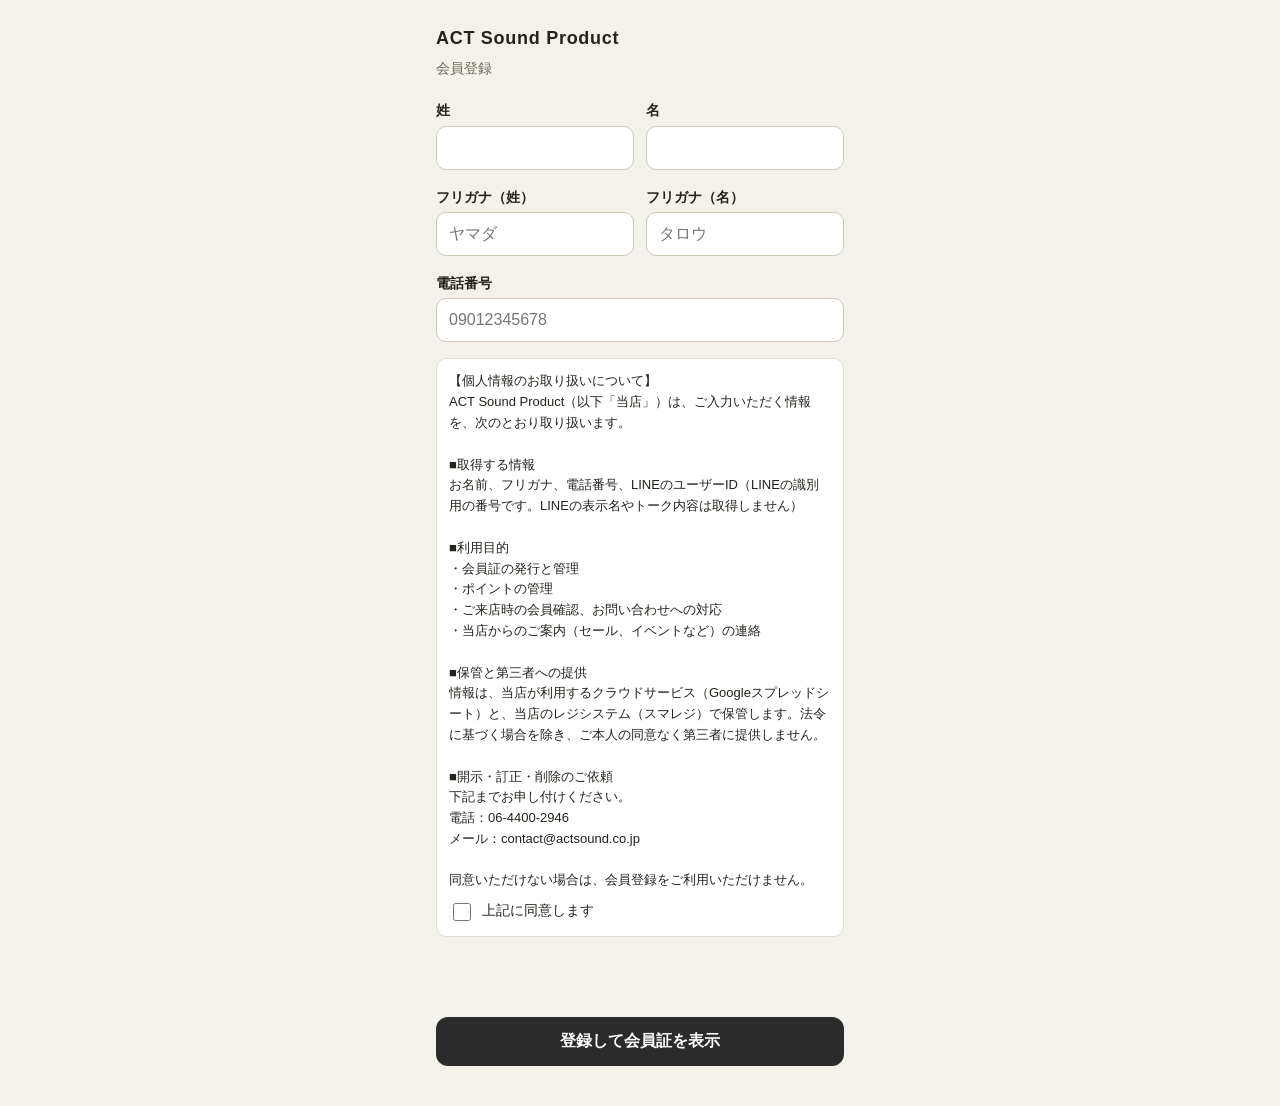
<file: register.html>
<!doctype html>
<html lang="ja">
<head>
<meta charset="utf-8">
<meta name="viewport" content="width=device-width, initial-scale=1">
<title>会員登録</title>
<link rel="stylesheet" href="style.css">
<script src="config.js"></script>
<script src="https://static.line-scdn.net/liff/edge/2/sdk.js"></script>
<script src="app.js"></script>
</head>
<body>
<div class="wrap">
  <h1 id="shop"></h1>
  <p class="lead">会員登録</p>

  <form id="form" novalidate>
    <div class="row">
      <div><label for="sei">姓</label><input id="sei" type="text" autocomplete="family-name" maxlength="20" required></div>
      <div><label for="mei">名</label><input id="mei" type="text" autocomplete="given-name" maxlength="20" required></div>
    </div>
    <div class="row">
      <div><label for="seiKana">フリガナ（姓）</label><input id="seiKana" type="text" autocomplete="off" maxlength="20" placeholder="ヤマダ" required></div>
      <div><label for="meiKana">フリガナ（名）</label><input id="meiKana" type="text" autocomplete="off" maxlength="20" placeholder="タロウ" required></div>
    </div>
    <div>
      <label for="phone">電話番号</label>
      <input id="phone" type="tel" inputmode="tel" autocomplete="tel" placeholder="09012345678" maxlength="13" required>
    </div>
    <div class="consent">
      <div id="privacy"></div>
      <label><input id="consent" type="checkbox"> 上記に同意します</label>
    </div>
    <p id="error" class="error" role="alert"></p>
    <button id="submit" type="submit">登録して会員証を表示</button>
  </form>
</div>
<script>
(function () {
  var $ = function (id) { return document.getElementById(id); };
  $('shop').textContent = App.config.shopName;
  $('privacy').textContent = App.config.privacyText;
  var ready = App.init();

  // ひらがな→カタカナ。空白を除き、カタカナ・長音・中点だけなら返す（違えば空）
  function toKana(s) {
    var k = String(s || '').replace(/[\s　]+/g, '').replace(/[ぁ-ゖ]/g, function (c) {
      return String.fromCharCode(c.charCodeAt(0) + 0x60);
    });
    return /^[ァ-ヶー・]+$/.test(k) ? k : '';
  }

  $('form').addEventListener('submit', function (ev) {
    ev.preventDefault();
    var sei = $('sei').value.trim(), mei = $('mei').value.trim();
    var phone = $('phone').value.replace(/[０-９]/g, function (c) {
      return String.fromCharCode(c.charCodeAt(0) - 0xFEE0);
    }).replace(/[^0-9]/g, '');
    var seiKana = toKana($('seiKana').value), meiKana = toKana($('meiKana').value);
    if (!sei || !mei) { $('error').textContent = 'お名前（姓・名）を入力してください。'; return; }
    if (!seiKana || !meiKana) { $('error').textContent = 'フリガナ（姓・名）を、カタカナまたはひらがなで入力してください。'; return; }
    if (!/^0\d{9,10}$/.test(phone)) { $('error').textContent = '電話番号をご確認ください（例：09012345678）。'; return; }
    if (!$('consent').checked) { $('error').textContent = '同意にチェックを入れてください。'; return; }

    $('error').textContent = '';
    $('submit').disabled = true;
    $('submit').textContent = '登録しています…';
    ready.then(function () {
      return App.api('register', { sei: sei, mei: mei, seiKana: seiKana, meiKana: meiKana, phone: phone, consent: true });
    }).then(function (r) {
      if (!r.ok) throw new Error(r.message || '登録できませんでした。');
      location.href = 'index.html' + location.search;   // 会員証へ
    }).catch(function (e) {
      $('error').textContent = e.message || '通信できませんでした。もう一度お試しください。';
      $('submit').disabled = false;
      $('submit').textContent = '登録して会員証を表示';
    });
  });
})();
</script>
</body>
</html>
</file>
<file: style.css>
:root {
  --bg: #f4f1ea;
  --page-ink: #26221c;   /* 画面の文字色 */
  --page-sub: #6d665a;   /* 補足の文字色 */
  --card: #ffffff;       /* カードは常に白（バーコードの読み取りのため） */
  --ink: #26221c;        /* カードの中の文字色 */
  --sub: #6d665a;
  --accent: #2b2b2b;
  --danger: #b3261e;
  --line: #e1dccf;
}
@media (prefers-color-scheme: dark) {
  :root { --bg: #1b1915; --page-ink: #efe9dc; --page-sub: #b9b1a1; --accent: #5a5a5a; --danger: #ff8a80; }
}
* { box-sizing: border-box; }
.card .lead { color: var(--sub) !important; }
body {
  margin: 0; background: var(--bg); color: var(--page-ink);
  font-family: -apple-system, "Hiragino Sans", "Noto Sans JP", sans-serif;
  line-height: 1.6; -webkit-text-size-adjust: 100%;
}
.wrap { max-width: 440px; margin: 0 auto; padding: 24px 16px 40px; }
h1 { font-size: 18px; margin: 0 0 4px; letter-spacing: .04em; }
.lead { color: var(--page-sub); font-size: 14px; margin: 0 0 20px; }
.card {
  background: var(--card); color: var(--ink); border-radius: 16px;
  border: 1px solid var(--line); padding: 20px 16px; text-align: center;
}
.card .name { font-size: 18px; font-weight: 700; margin: 0 0 12px; }
.card svg { width: 100%; height: auto; display: block; }
.card .code { font-size: 22px; letter-spacing: .12em; font-weight: 700; margin: 8px 0 0; font-variant-numeric: tabular-nums; }
.hint { color: var(--page-sub); font-size: 13px; margin-top: 14px; }
form { display: grid; gap: 16px; }
label { display: block; font-size: 14px; font-weight: 700; margin-bottom: 4px; }
.row { display: grid; grid-template-columns: 1fr 1fr; gap: 12px; }
input[type=text], input[type=tel] {
  width: 100%; font-size: 16px; padding: 12px; border-radius: 10px;
  border: 1px solid #cfc8b8; background: #fff; color: #26221c;
}
input:focus { outline: 2px solid var(--accent); outline-offset: 1px; }
#privacy { white-space: pre-line; }
.consent { background: var(--card); color: var(--ink); border: 1px solid var(--line); border-radius: 10px; padding: 12px; font-size: 13px; }
.consent label { font-weight: 400; display: flex; gap: 8px; align-items: flex-start; margin: 8px 0 0; font-size: 14px; }
.consent input { margin-top: 4px; width: 18px; height: 18px; flex: none; }
button {
  font-size: 16px; font-weight: 700; padding: 14px; border: 0; border-radius: 12px;
  background: var(--accent); color: #fff; cursor: pointer; width: 100%;
}
button:disabled { opacity: .5; cursor: default; }
.error { color: var(--danger); font-size: 14px; min-height: 1.4em; }
.hidden { display: none; }
</file>
